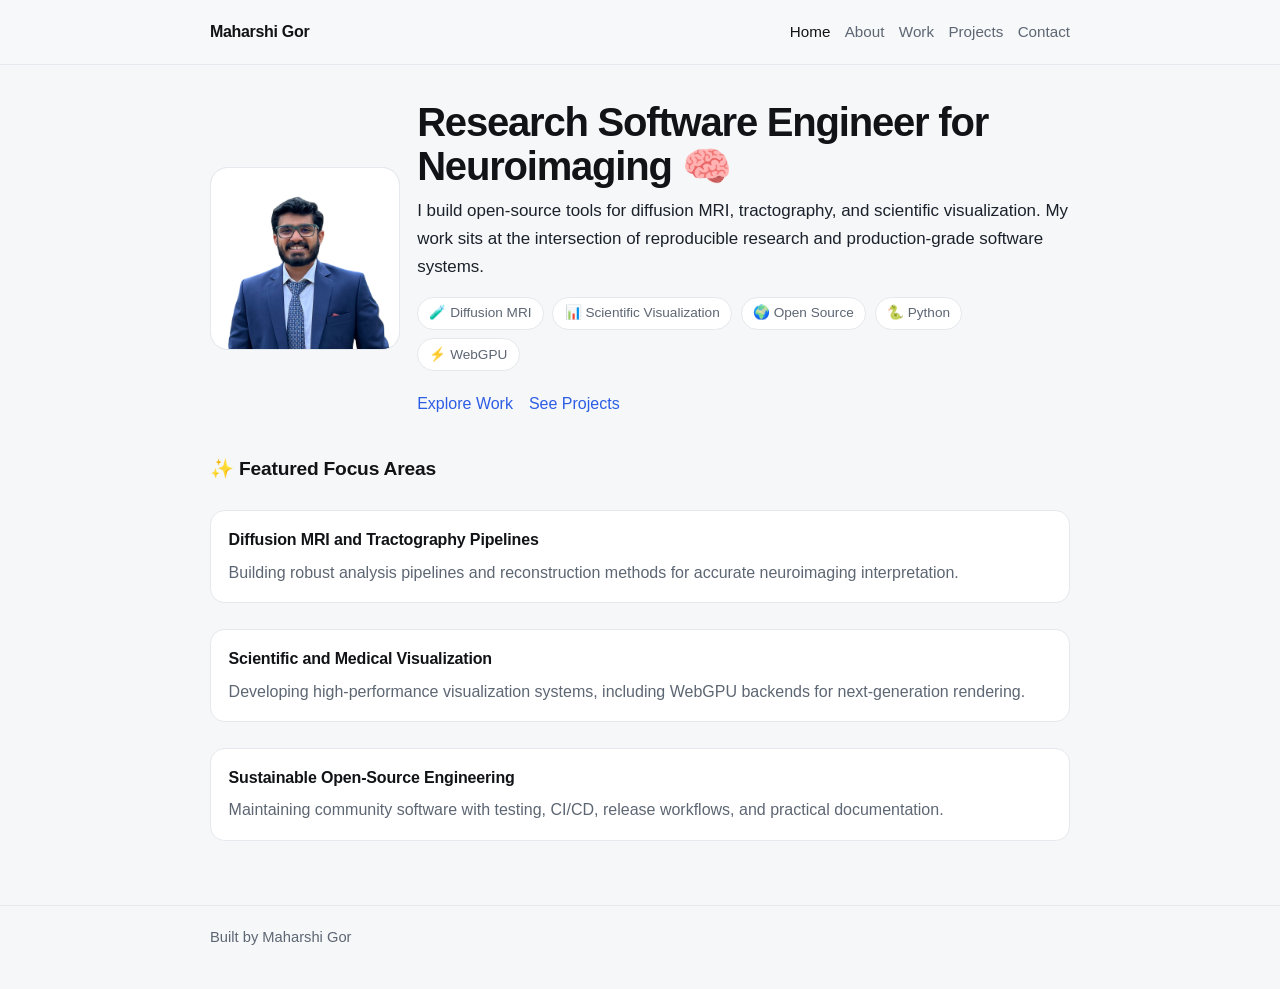
<file: index.html>
<!doctype html>
<html lang="en">
  <head>
    <meta charset="UTF-8" />
    <meta name="viewport" content="width=device-width, initial-scale=1.0" />
    <meta
      name="description"
      content="Maharshi Gor — Research Associate specializing in diffusion MRI, scientific visualization, and open-source software."
    />
    <title>Maharshi Gor</title>
    <link rel="icon" href="/assets/favicon.svg" type="image/svg+xml" />
    <link rel="stylesheet" href="/styles.css" />
  </head>
  <body>
    <header class="site-header">
      <div class="container header-inner">
        <a class="brand" href="/">Maharshi Gor</a>
        <nav class="nav">
          <a class="active" href="/">Home</a>
          <a href="/about.html">About</a>
          <a href="/work.html">Work</a>
          <a href="/projects.html">Projects</a>
          <a href="/contact.html">Contact</a>
        </nav>
      </div>
    </header>

    <main class="container">
      <section class="hero">
        <img src="/assets/maharshi.png" alt="Portrait of Maharshi Gor" />
        <div>
          <h1>Research Software Engineer for Neuroimaging 🧠</h1>
          <p class="lead">
            I build open-source tools for diffusion MRI, tractography, and scientific visualization.
            My work sits at the intersection of reproducible research and production-grade software
            systems.
          </p>
          <div class="chip-row">
            <span class="chip">🧪 Diffusion MRI</span>
            <span class="chip">📊 Scientific Visualization</span>
            <span class="chip">🌍 Open Source</span>
            <span class="chip">🐍 Python</span>
            <span class="chip">⚡ WebGPU</span>
          </div>
          <div class="link-row">
            <a href="/work.html">Explore Work</a>
            <a href="/projects.html">See Projects</a>
          </div>
        </div>
      </section>

      <section>
        <h2>✨ Featured Focus Areas</h2>
        <div class="list">
          <article class="card">
            <div class="item-title">
              <strong>Diffusion MRI and Tractography Pipelines</strong>
            </div>
            <p class="muted">
              Building robust analysis pipelines and reconstruction methods for accurate neuroimaging
              interpretation.
            </p>
          </article>
          <article class="card">
            <div class="item-title">
              <strong>Scientific and Medical Visualization</strong>
            </div>
            <p class="muted">
              Developing high-performance visualization systems, including WebGPU backends for
              next-generation rendering.
            </p>
          </article>
          <article class="card">
            <div class="item-title">
              <strong>Sustainable Open-Source Engineering</strong>
            </div>
            <p class="muted">
              Maintaining community software with testing, CI/CD, release workflows, and practical
              documentation.
            </p>
          </article>
        </div>
      </section>
    </main>

    <footer class="site-footer">
      <div class="container">Built by Maharshi Gor</div>
    </footer>
  </body>
</html>
</file>
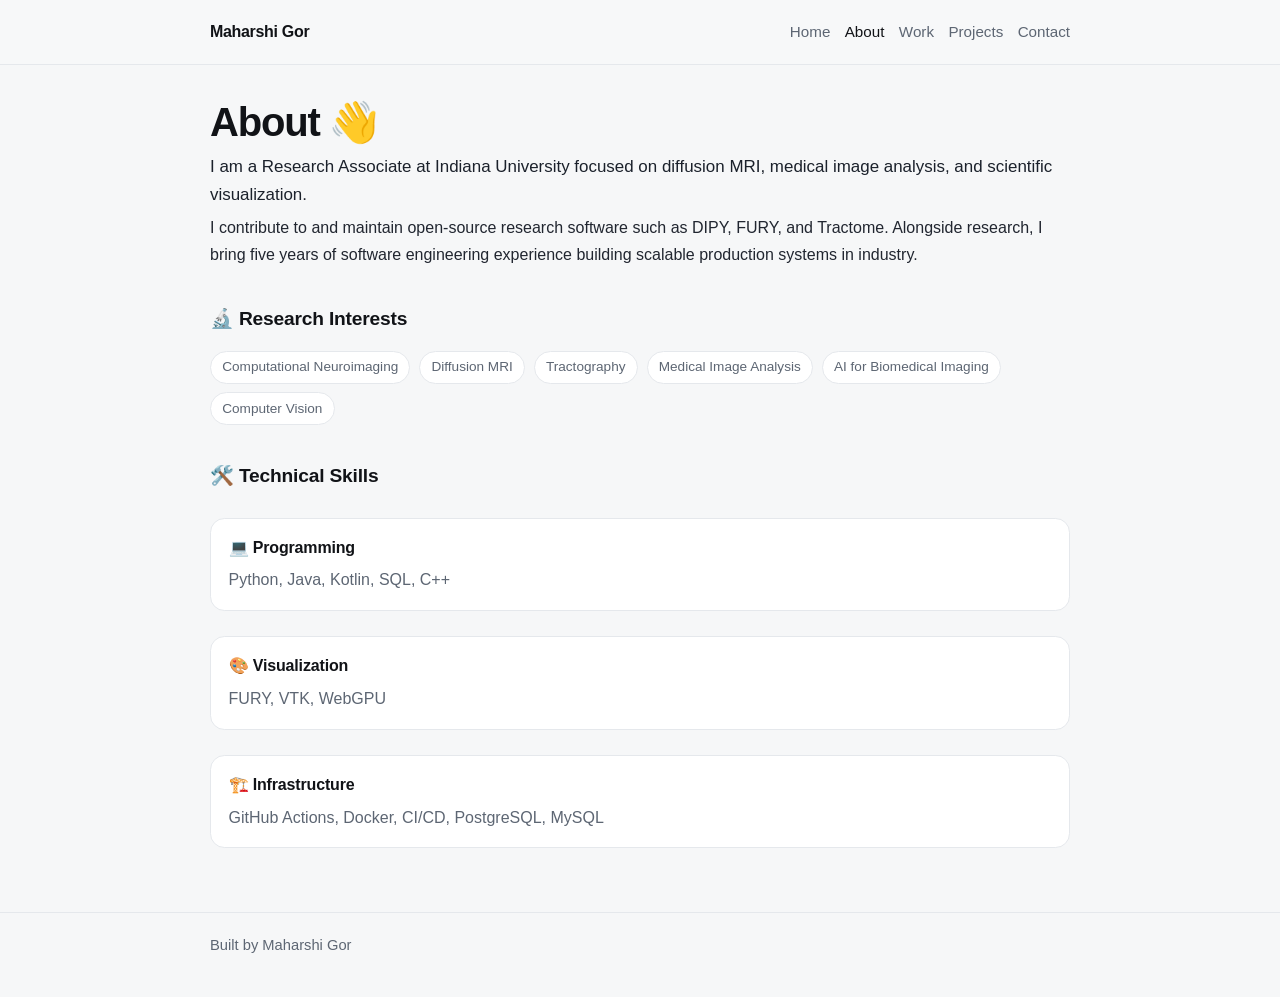
<file: about.html>
<!doctype html>
<html lang="en">
  <head>
    <meta charset="UTF-8" />
    <meta name="viewport" content="width=device-width, initial-scale=1.0" />
    <meta name="description" content="About Maharshi Gor." />
    <title>About | Maharshi Gor</title>
    <link rel="icon" href="/assets/favicon.svg" type="image/svg+xml" />
    <link rel="stylesheet" href="/styles.css" />
  </head>
  <body>
    <header class="site-header">
      <div class="container header-inner">
        <a class="brand" href="/">Maharshi Gor</a>
        <nav class="nav">
          <a href="/">Home</a>
          <a class="active" href="/about.html">About</a>
          <a href="/work.html">Work</a>
          <a href="/projects.html">Projects</a>
          <a href="/contact.html">Contact</a>
        </nav>
      </div>
    </header>
    <main class="container">
      <h1>About 👋</h1>
      <p class="lead">
        I am a Research Associate at Indiana University focused on diffusion MRI, medical image
        analysis, and scientific visualization.
      </p>
      <p>
        I contribute to and maintain open-source research software such as DIPY, FURY, and Tractome.
        Alongside research, I bring five years of software engineering experience building scalable
        production systems in industry.
      </p>

      <h2>🔬 Research Interests</h2>
      <div class="chip-row">
        <span class="chip">Computational Neuroimaging</span>
        <span class="chip">Diffusion MRI</span>
        <span class="chip">Tractography</span>
        <span class="chip">Medical Image Analysis</span>
        <span class="chip">AI for Biomedical Imaging</span>
        <span class="chip">Computer Vision</span>
      </div>

      <h2>🛠️ Technical Skills</h2>
      <div class="list">
        <article class="card">
          <div class="item-title"><strong>💻 Programming</strong></div>
          <p class="muted">Python, Java, Kotlin, SQL, C++</p>
        </article>
        <article class="card">
          <div class="item-title"><strong>🎨 Visualization</strong></div>
          <p class="muted">FURY, VTK, WebGPU</p>
        </article>
        <article class="card">
          <div class="item-title"><strong>🏗️ Infrastructure</strong></div>
          <p class="muted">GitHub Actions, Docker, CI/CD, PostgreSQL, MySQL</p>
        </article>
      </div>
    </main>
    <footer class="site-footer">
      <div class="container">Built by Maharshi Gor</div>
    </footer>
  </body>
</html>
</file>
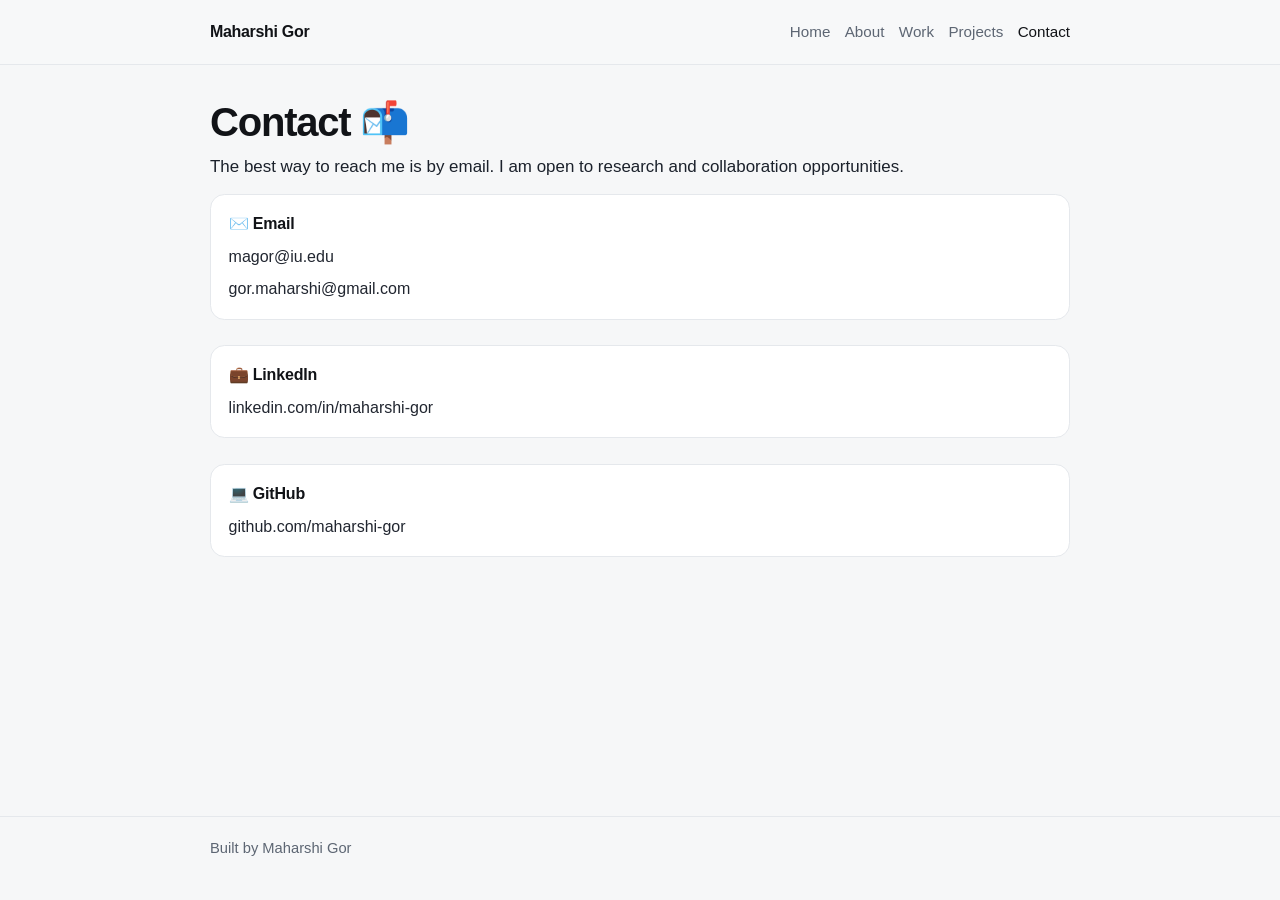
<file: contact.html>
<!doctype html>
<html lang="en">
  <head>
    <meta charset="UTF-8" />
    <meta name="viewport" content="width=device-width, initial-scale=1.0" />
    <meta name="description" content="Contact Maharshi Gor." />
    <title>Contact | Maharshi Gor</title>
    <link rel="icon" href="/assets/favicon.svg" type="image/svg+xml" />
    <link rel="stylesheet" href="/styles.css" />
  </head>
  <body>
    <header class="site-header">
      <div class="container header-inner">
        <a class="brand" href="/">Maharshi Gor</a>
        <nav class="nav">
          <a href="/">Home</a>
          <a href="/about.html">About</a>
          <a href="/work.html">Work</a>
          <a href="/projects.html">Projects</a>
          <a class="active" href="/contact.html">Contact</a>
        </nav>
      </div>
    </header>
    <main class="container">
      <h1>Contact 📬</h1>
      <p class="lead">The best way to reach me is by email. I am open to research and collaboration opportunities.</p>
      <div class="list">
        <article class="card">
          <div class="item-title"><strong>✉️ Email</strong></div>
          <p><a href="mailto:magor@iu.edu">magor@iu.edu</a></p>
          <p><a href="mailto:gor.maharshi@gmail.com">gor.maharshi@gmail.com</a></p>
        </article>
        <article class="card">
          <div class="item-title"><strong>💼 LinkedIn</strong></div>
          <p><a href="https://www.linkedin.com/in/maharshi-gor/" target="_blank" rel="noreferrer">linkedin.com/in/maharshi-gor</a></p>
        </article>
        <article class="card">
          <div class="item-title"><strong>💻 GitHub</strong></div>
          <p><a href="https://github.com/maharshi-gor" target="_blank" rel="noreferrer">github.com/maharshi-gor</a></p>
        </article>
      </div>
    </main>
    <footer class="site-footer">
      <div class="container">Built by Maharshi Gor</div>
    </footer>
  </body>
</html>
</file>
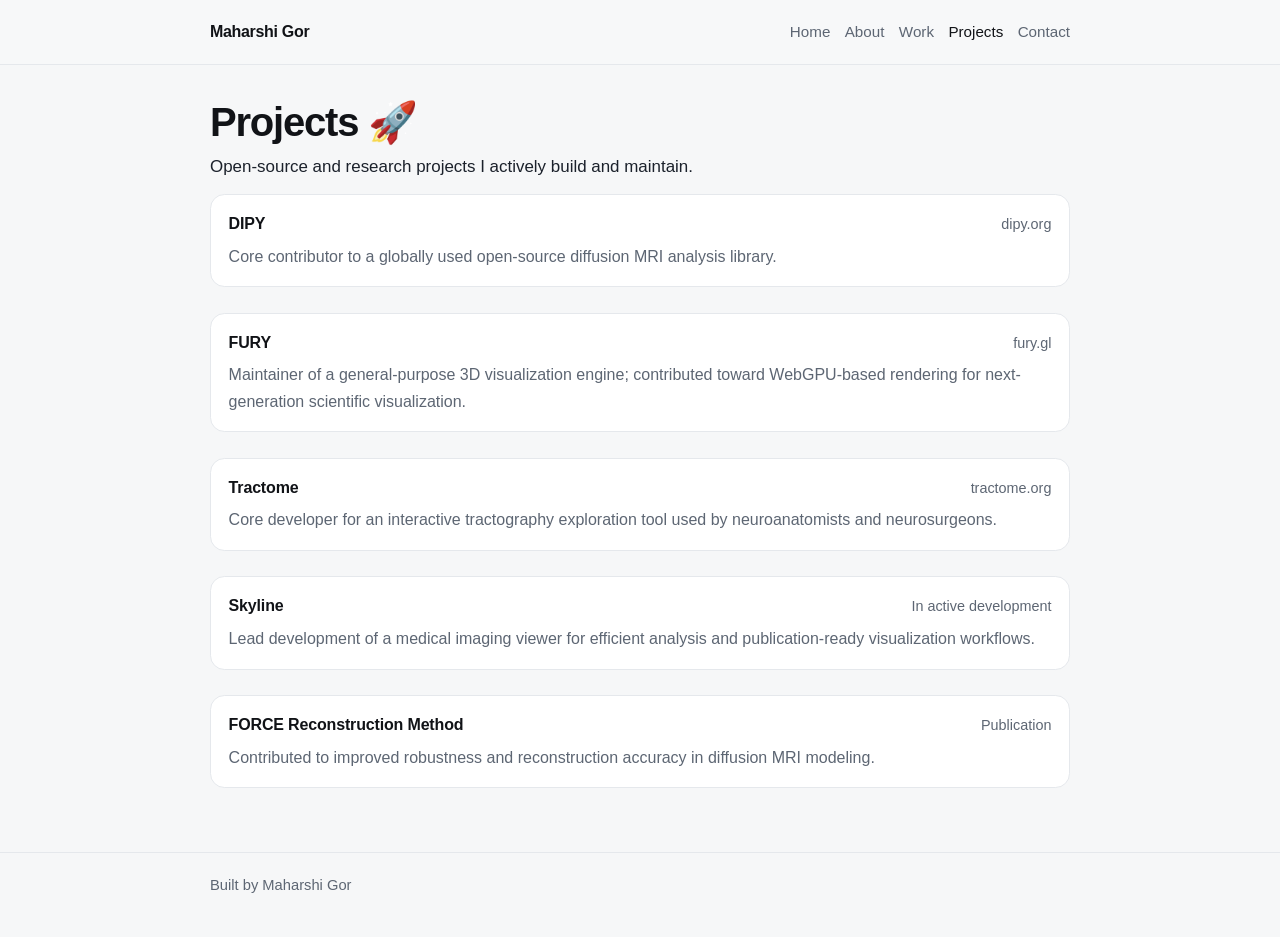
<file: projects.html>
<!doctype html>
<html lang="en">
  <head>
    <meta charset="UTF-8" />
    <meta name="viewport" content="width=device-width, initial-scale=1.0" />
    <meta name="description" content="Projects by Maharshi Gor." />
    <title>Projects | Maharshi Gor</title>
    <link rel="icon" href="/assets/favicon.svg" type="image/svg+xml" />
    <link rel="stylesheet" href="/styles.css" />
  </head>
  <body>
    <header class="site-header">
      <div class="container header-inner">
        <a class="brand" href="/">Maharshi Gor</a>
        <nav class="nav">
          <a href="/">Home</a>
          <a href="/about.html">About</a>
          <a href="/work.html">Work</a>
          <a class="active" href="/projects.html">Projects</a>
          <a href="/contact.html">Contact</a>
        </nav>
      </div>
    </header>
    <main class="container">
      <h1>Projects 🚀</h1>
      <p class="lead">Open-source and research projects I actively build and maintain.</p>
      <div class="list">
        <article class="card">
          <div class="item-title">
            <strong>DIPY</strong>
            <a class="meta" href="https://dipy.org" target="_blank" rel="noreferrer">dipy.org</a>
          </div>
          <p class="muted">
            Core contributor to a globally used open-source diffusion MRI analysis library.
          </p>
        </article>
        <article class="card">
          <div class="item-title">
            <strong>FURY</strong>
            <a class="meta" href="https://fury.gl" target="_blank" rel="noreferrer">fury.gl</a>
          </div>
          <p class="muted">
            Maintainer of a general-purpose 3D visualization engine; contributed toward WebGPU-based
            rendering for next-generation scientific visualization.
          </p>
        </article>
        <article class="card">
          <div class="item-title">
            <strong>Tractome</strong>
            <a class="meta" href="https://tractome.org" target="_blank" rel="noreferrer">tractome.org</a>
          </div>
          <p class="muted">
            Core developer for an interactive tractography exploration tool used by neuroanatomists
            and neurosurgeons.
          </p>
        </article>
        <article class="card">
          <div class="item-title">
            <strong>Skyline</strong>
            <span class="meta">In active development</span>
          </div>
          <p class="muted">
            Lead development of a medical imaging viewer for efficient analysis and publication-ready
            visualization workflows.
          </p>
        </article>
        <article class="card">
          <div class="item-title">
            <strong>FORCE Reconstruction Method</strong>
            <a
              class="meta"
              href="https://doi.org/10.21203/rs.3.rs-8151109/v1"
              target="_blank"
              rel="noreferrer"
              >Publication</a
            >
          </div>
          <p class="muted">
            Contributed to improved robustness and reconstruction accuracy in diffusion MRI modeling.
          </p>
        </article>
      </div>
    </main>
    <footer class="site-footer">
      <div class="container">Built by Maharshi Gor</div>
    </footer>
  </body>
</html>
</file>
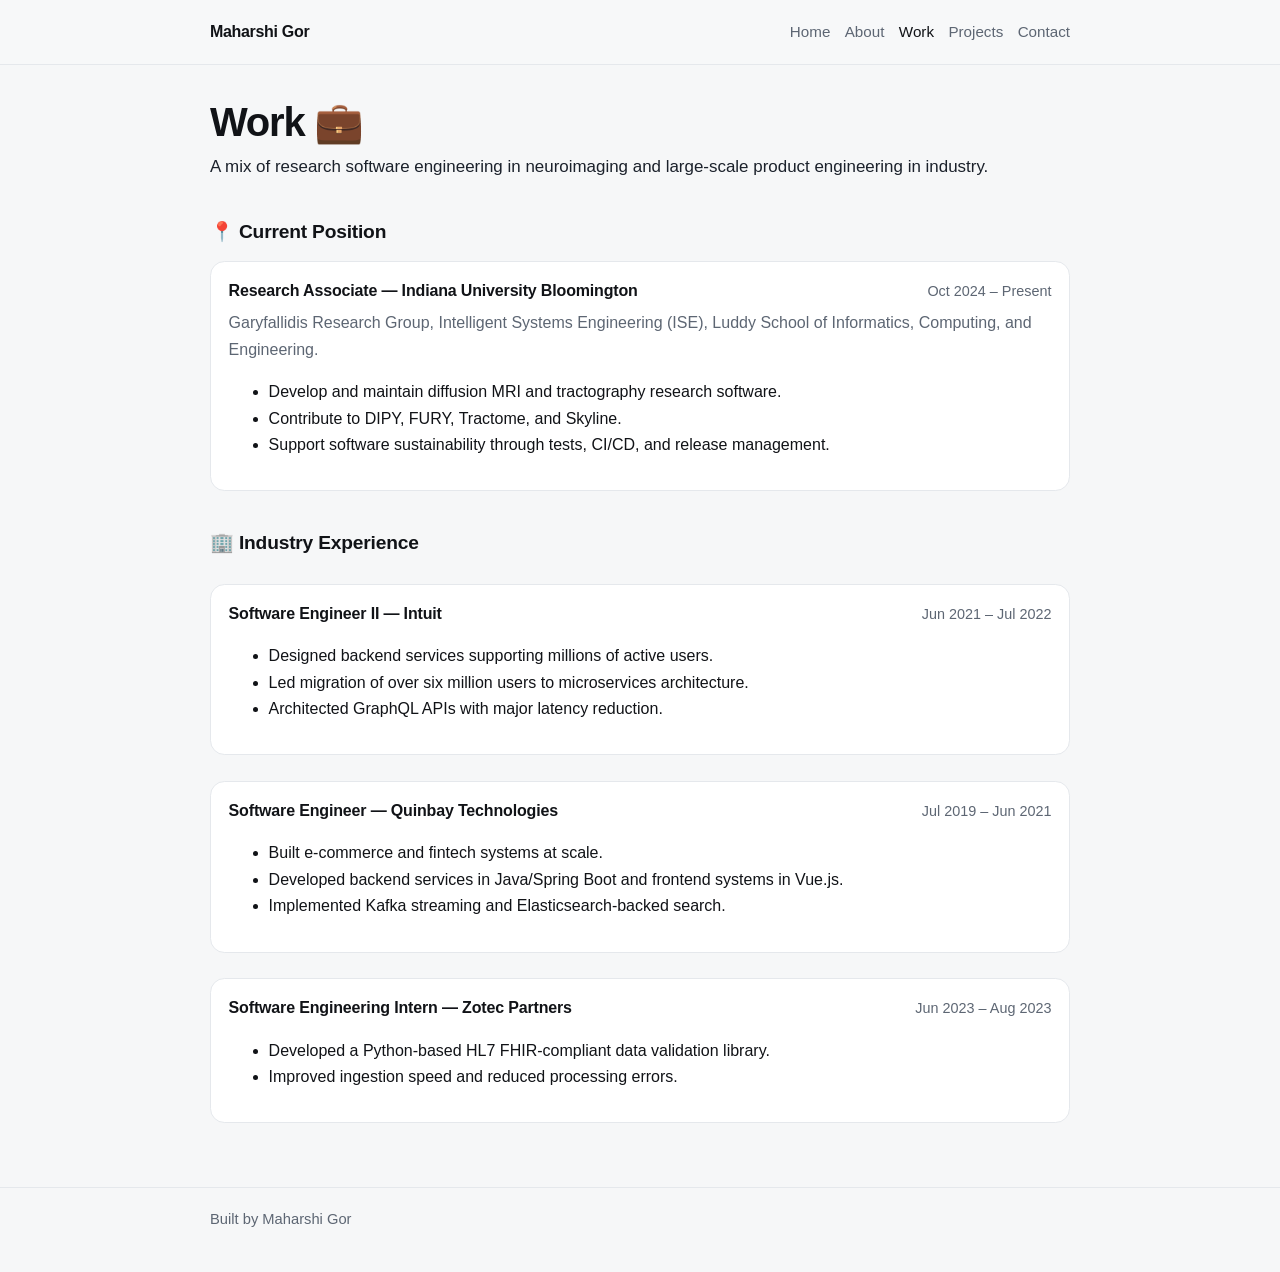
<file: work.html>
<!doctype html>
<html lang="en">
  <head>
    <meta charset="UTF-8" />
    <meta name="viewport" content="width=device-width, initial-scale=1.0" />
    <meta name="description" content="Work experience of Maharshi Gor." />
    <title>Work | Maharshi Gor</title>
    <link rel="icon" href="/assets/favicon.svg" type="image/svg+xml" />
    <link rel="stylesheet" href="/styles.css" />
  </head>
  <body>
    <header class="site-header">
      <div class="container header-inner">
        <a class="brand" href="/">Maharshi Gor</a>
        <nav class="nav">
          <a href="/">Home</a>
          <a href="/about.html">About</a>
          <a class="active" href="/work.html">Work</a>
          <a href="/projects.html">Projects</a>
          <a href="/contact.html">Contact</a>
        </nav>
      </div>
    </header>
    <main class="container">
      <h1>Work 💼</h1>
      <p class="lead">
        A mix of research software engineering in neuroimaging and large-scale product engineering in
        industry.
      </p>

      <h2>📍 Current Position</h2>
      <article class="card">
        <div class="item-title">
          <strong>Research Associate — Indiana University Bloomington</strong>
          <span class="meta">Oct 2024 – Present</span>
        </div>
        <p class="muted">
          Garyfallidis Research Group, Intelligent Systems Engineering (ISE), Luddy School of
          Informatics, Computing, and Engineering.
        </p>
        <ul>
          <li>Develop and maintain diffusion MRI and tractography research software.</li>
          <li>Contribute to DIPY, FURY, Tractome, and Skyline.</li>
          <li>Support software sustainability through tests, CI/CD, and release management.</li>
        </ul>
      </article>

      <h2>🏢 Industry Experience</h2>
      <div class="list">
        <article class="card">
          <div class="item-title">
            <strong>Software Engineer II — Intuit</strong>
            <span class="meta">Jun 2021 – Jul 2022</span>
          </div>
          <ul>
            <li>Designed backend services supporting millions of active users.</li>
            <li>Led migration of over six million users to microservices architecture.</li>
            <li>Architected GraphQL APIs with major latency reduction.</li>
          </ul>
        </article>
        <article class="card">
          <div class="item-title">
            <strong>Software Engineer — Quinbay Technologies</strong>
            <span class="meta">Jul 2019 – Jun 2021</span>
          </div>
          <ul>
            <li>Built e-commerce and fintech systems at scale.</li>
            <li>Developed backend services in Java/Spring Boot and frontend systems in Vue.js.</li>
            <li>Implemented Kafka streaming and Elasticsearch-backed search.</li>
          </ul>
        </article>
        <article class="card">
          <div class="item-title">
            <strong>Software Engineering Intern — Zotec Partners</strong>
            <span class="meta">Jun 2023 – Aug 2023</span>
          </div>
          <ul>
            <li>Developed a Python-based HL7 FHIR-compliant data validation library.</li>
            <li>Improved ingestion speed and reduced processing errors.</li>
          </ul>
        </article>
      </div>
    </main>
    <footer class="site-footer">
      <div class="container">Built by Maharshi Gor</div>
    </footer>
  </body>
</html>
</file>
<file: styles.css>
:root {
  --bg: #f6f7f8;
  --surface: #ffffff;
  --text: #111317;
  --muted: #5d6673;
  --line: #e5e8ec;
  --accent: #2c5de5;
  --maxw: 860px;
}

*,
*::before,
*::after {
  box-sizing: border-box;
}

html,
body {
  margin: 0;
  min-height: 100%;
  padding: 0;
}

body {
  background: var(--bg);
  color: var(--text);
  display: flex;
  flex-direction: column;
  font-family: Inter, -apple-system, BlinkMacSystemFont, "Segoe UI", Roboto, Helvetica, Arial, sans-serif;
  line-height: 1.65;
  min-height: 100vh;
}

a {
  color: inherit;
  text-decoration: none;
  overflow-wrap: anywhere;
}

.container {
  width: min(var(--maxw), calc(100% - 2.5rem));
  margin: 0 auto;
}

.site-header {
  border-bottom: 1px solid var(--line);
  background: color-mix(in srgb, var(--bg) 90%, #fff 10%);
  backdrop-filter: blur(4px);
}

.header-inner {
  display: flex;
  align-items: center;
  justify-content: space-between;
  min-height: 4rem;
  gap: 1rem;
}

.brand {
  font-weight: 650;
  letter-spacing: -0.02em;
}

.nav {
  display: flex;
  flex-wrap: wrap;
  gap: 0.9rem;
}

.nav a {
  color: var(--muted);
  font-size: 0.95rem;
}

.nav a.active,
.nav a:hover {
  color: var(--text);
}

main {
  flex: 1;
  padding: 2.2rem 0 4rem;
}

.hero {
  display: grid;
  grid-template-columns: 180px 1fr;
  gap: 1.7rem;
  align-items: center;
  margin-bottom: 2rem;
}

.hero img {
  width: 190px;
  height: auto;
  max-height: 230px;
  object-fit: contain;
  object-position: center top;
  display: block;
  border-radius: 1.1rem;
  border: 1px solid var(--line);
  background: #d8dde7;
}

h1 {
  margin: 0 0 0.55rem;
  font-size: clamp(1.8rem, 3.4vw, 2.5rem);
  line-height: 1.1;
  letter-spacing: -0.03em;
}

h2 {
  margin: 2.2rem 0 0.8rem;
  font-size: 1.2rem;
  letter-spacing: -0.01em;
}

p {
  margin: 0.4rem 0 0;
  color: #212630;
}

.lead {
  font-size: 1.06rem;
  color: #1b212b;
}

.muted {
  color: var(--muted);
}

.chip-row {
  display: flex;
  flex-wrap: wrap;
  gap: 0.55rem;
  margin-top: 1rem;
}

.chip {
  border: 1px solid var(--line);
  border-radius: 999px;
  padding: 0.26rem 0.7rem;
  font-size: 0.85rem;
  color: var(--muted);
  background: var(--surface);
}

.card {
  border: 1px solid var(--line);
  border-radius: 0.9rem;
  padding: 1rem 1.1rem;
  background: var(--surface);
  margin-top: 0.8rem;
}

.list {
  display: grid;
  gap: 0.8rem;
}

.item-title {
  display: flex;
  justify-content: space-between;
  gap: 1rem;
  flex-wrap: wrap;
  align-items: baseline;
}

.item-title strong {
  letter-spacing: -0.01em;
}

.meta {
  color: var(--muted);
  font-size: 0.9rem;
}

.link-row {
  display: flex;
  gap: 1rem;
  margin-top: 1.25rem;
  flex-wrap: wrap;
}

.link-row a {
  color: var(--accent);
}

.site-footer {
  border-top: 1px solid var(--line);
  padding: 1.2rem 0 2.5rem;
  color: var(--muted);
  font-size: 0.92rem;
}

@media (max-width: 760px) {
  .site-header {
    position: sticky;
    top: 0;
    z-index: 10;
  }

  .container {
    width: min(100% - 1.5rem, var(--maxw));
  }

  .header-inner {
    align-items: flex-start;
    flex-direction: column;
    gap: 0.75rem;
    padding: 0.9rem 0;
  }

  .nav {
    gap: 0.45rem 0.8rem;
  }

  .nav a {
    font-size: 0.92rem;
    line-height: 1.2;
  }

  main {
    padding: 1.6rem 0 3rem;
  }

  .hero {
    grid-template-columns: 1fr;
    gap: 1rem;
  }

  .hero img {
    width: 150px;
    max-height: 185px;
  }

  .card {
    padding: 0.9rem;
  }

  .item-title {
    gap: 0.3rem;
  }
}
</file>
